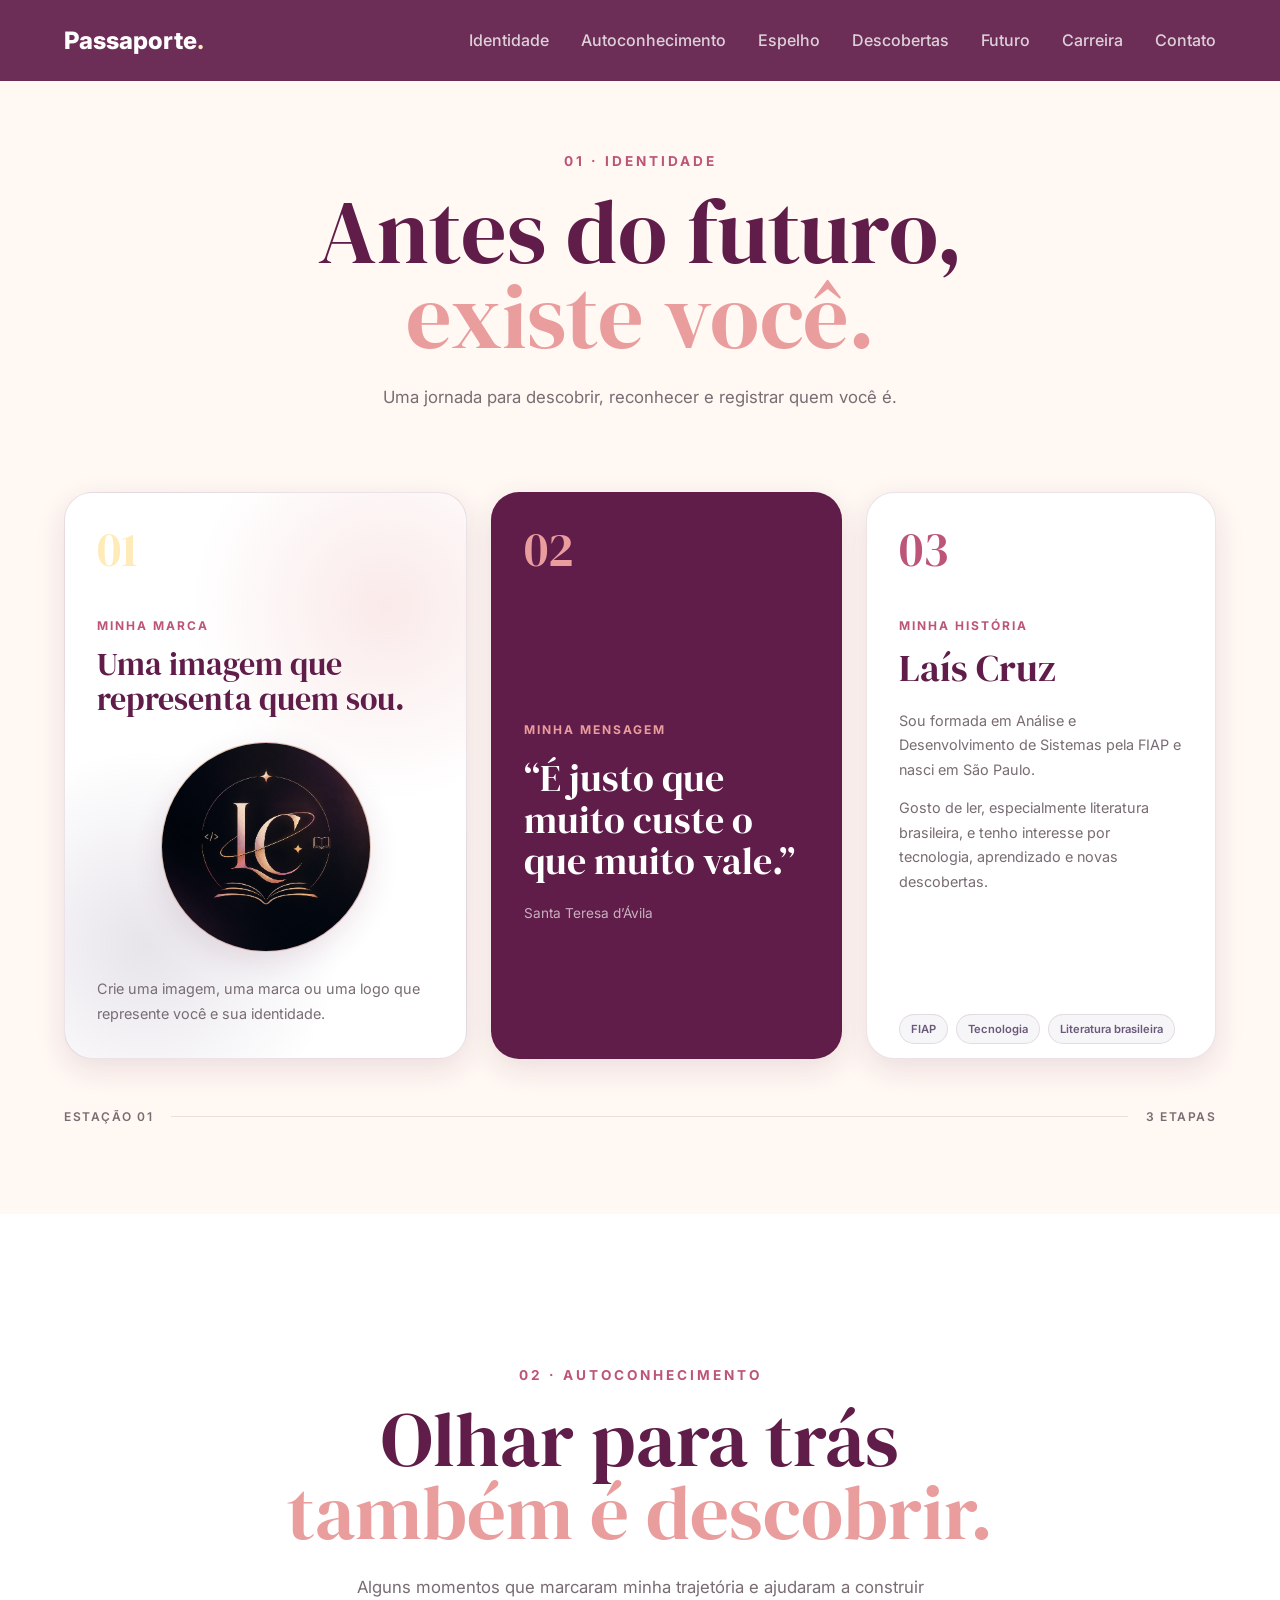
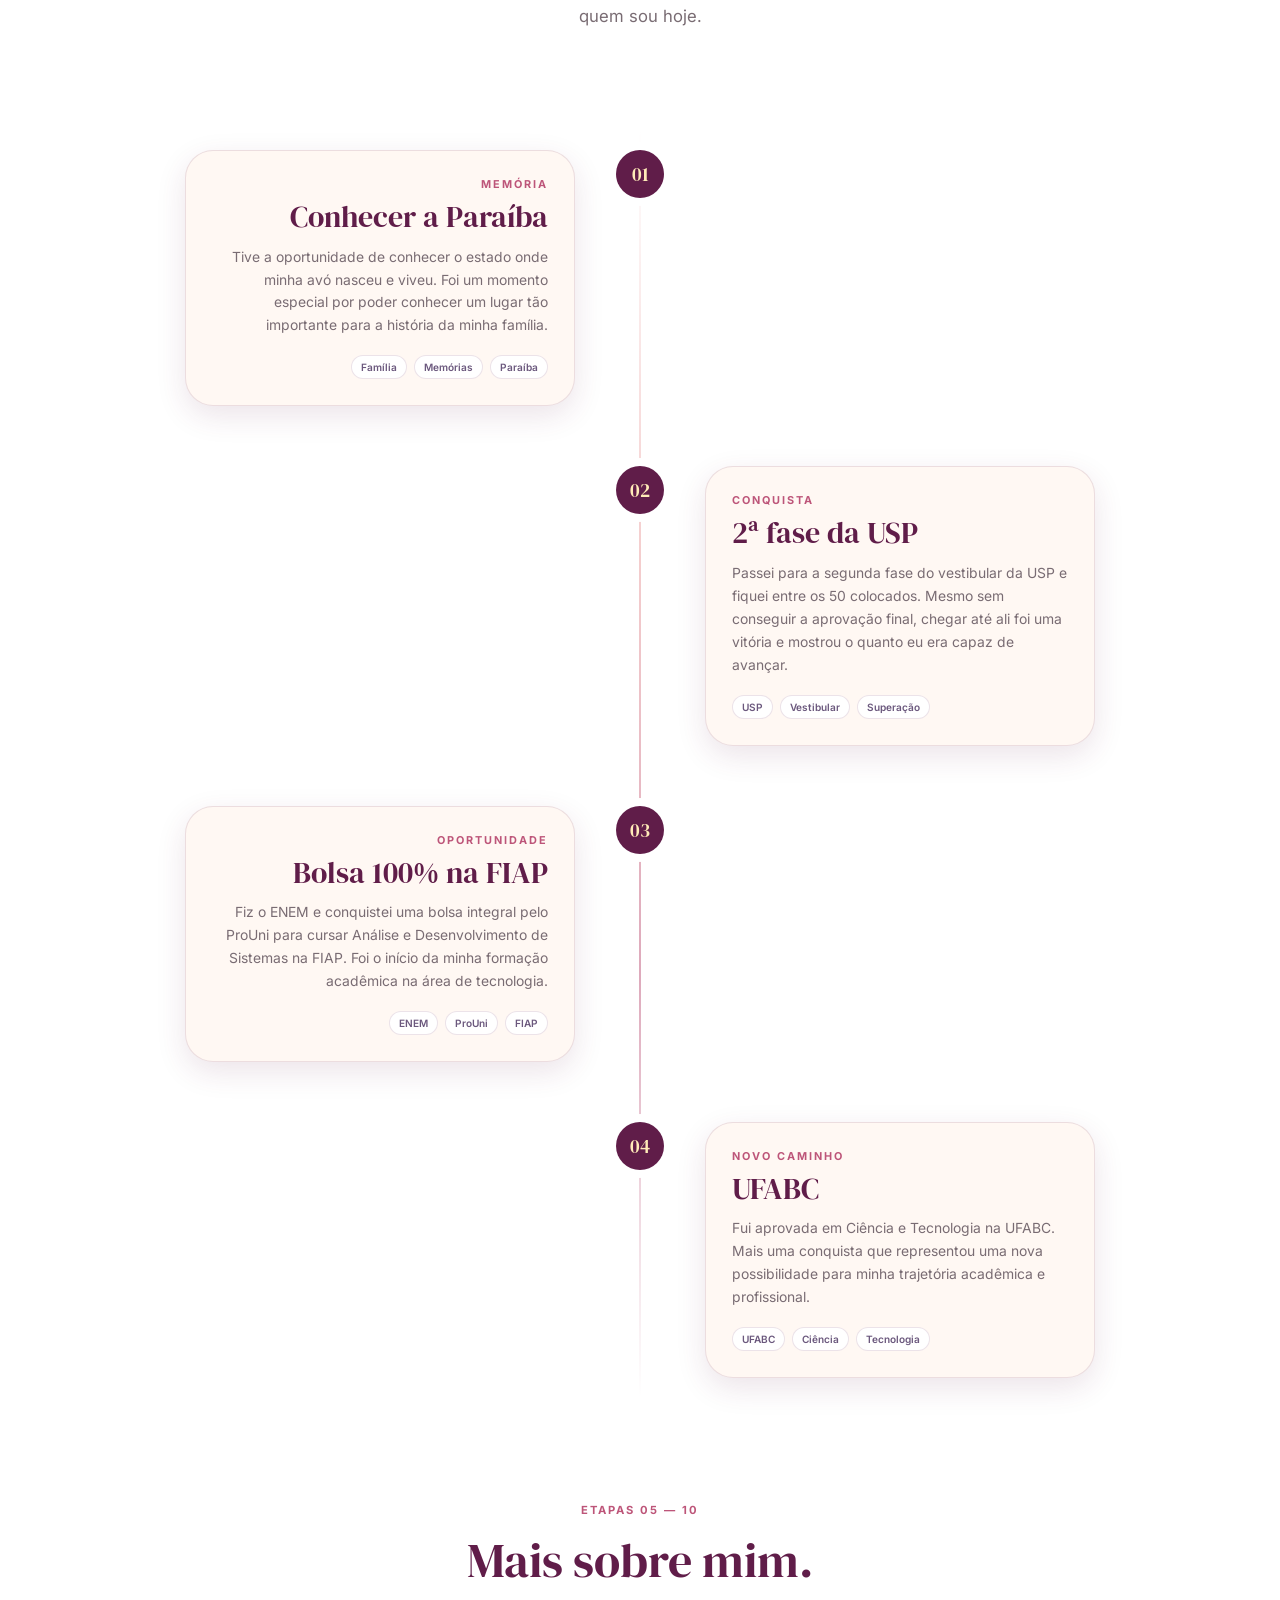
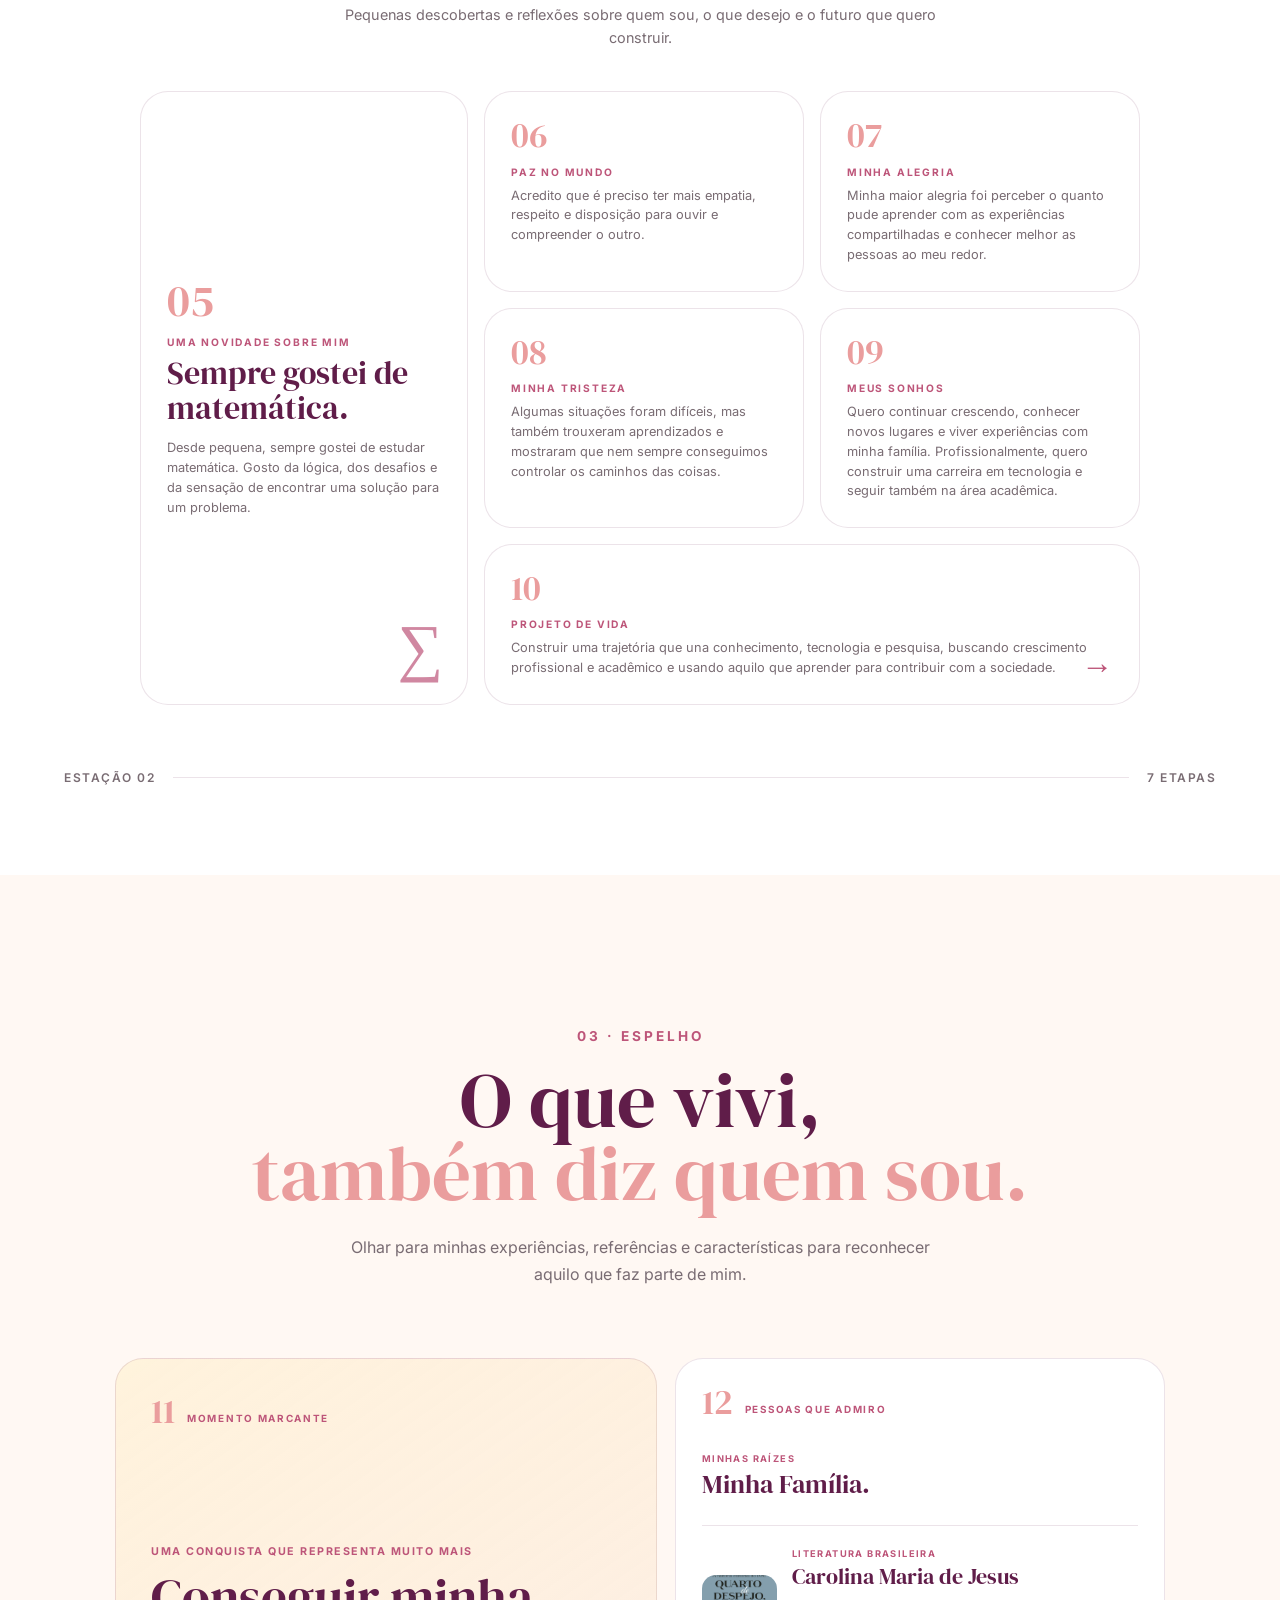
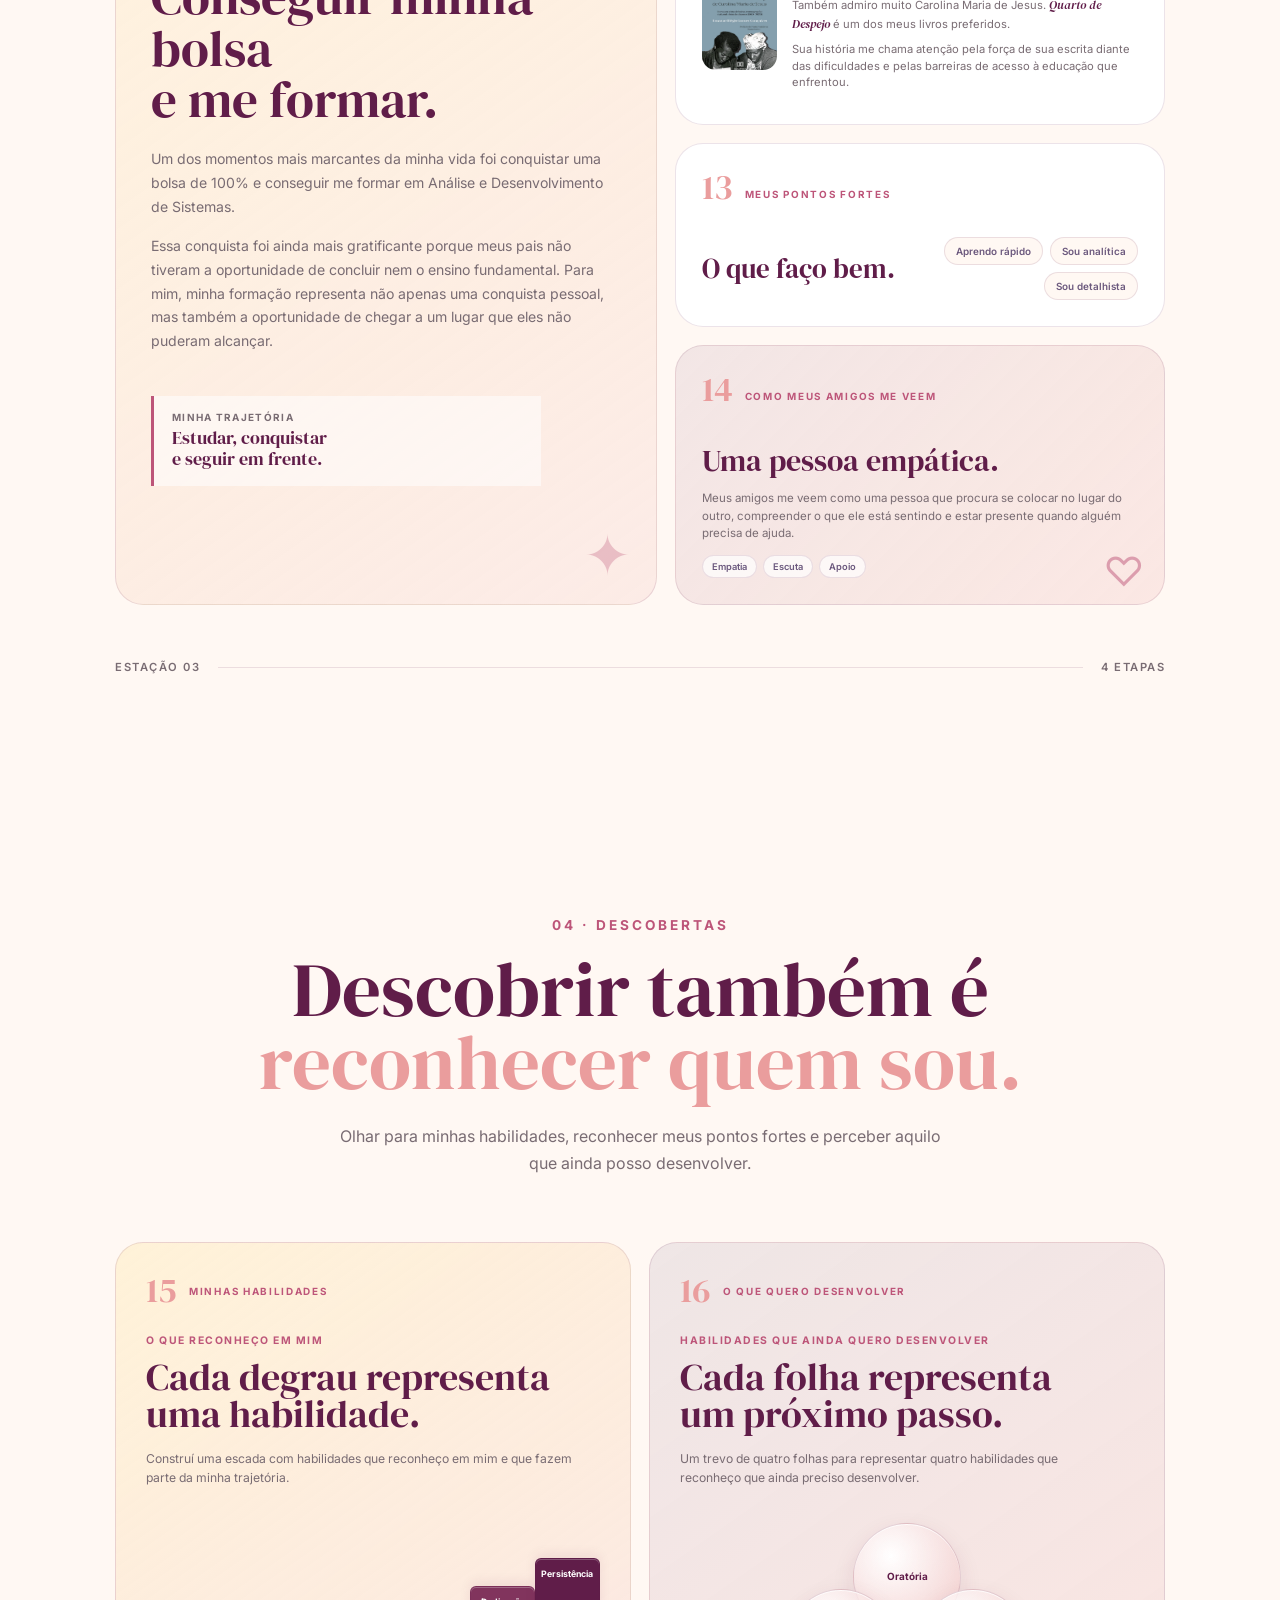
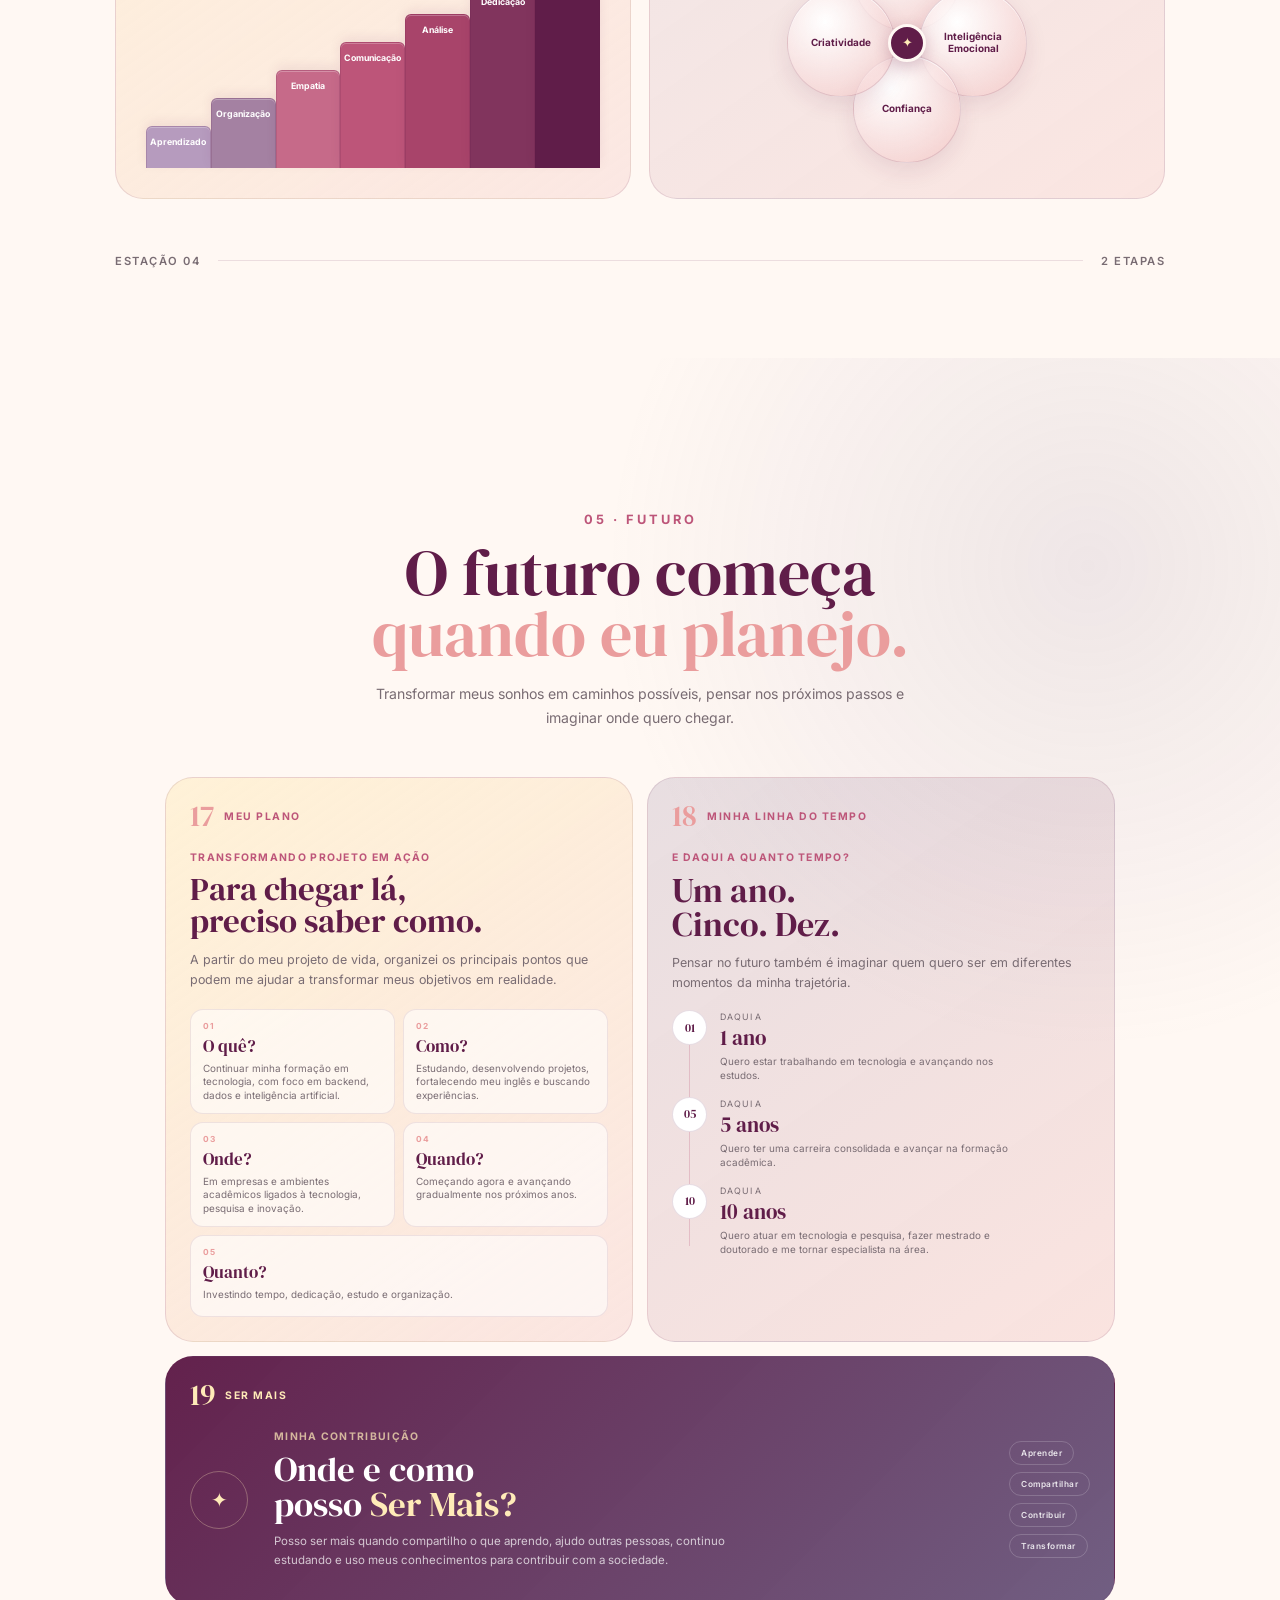
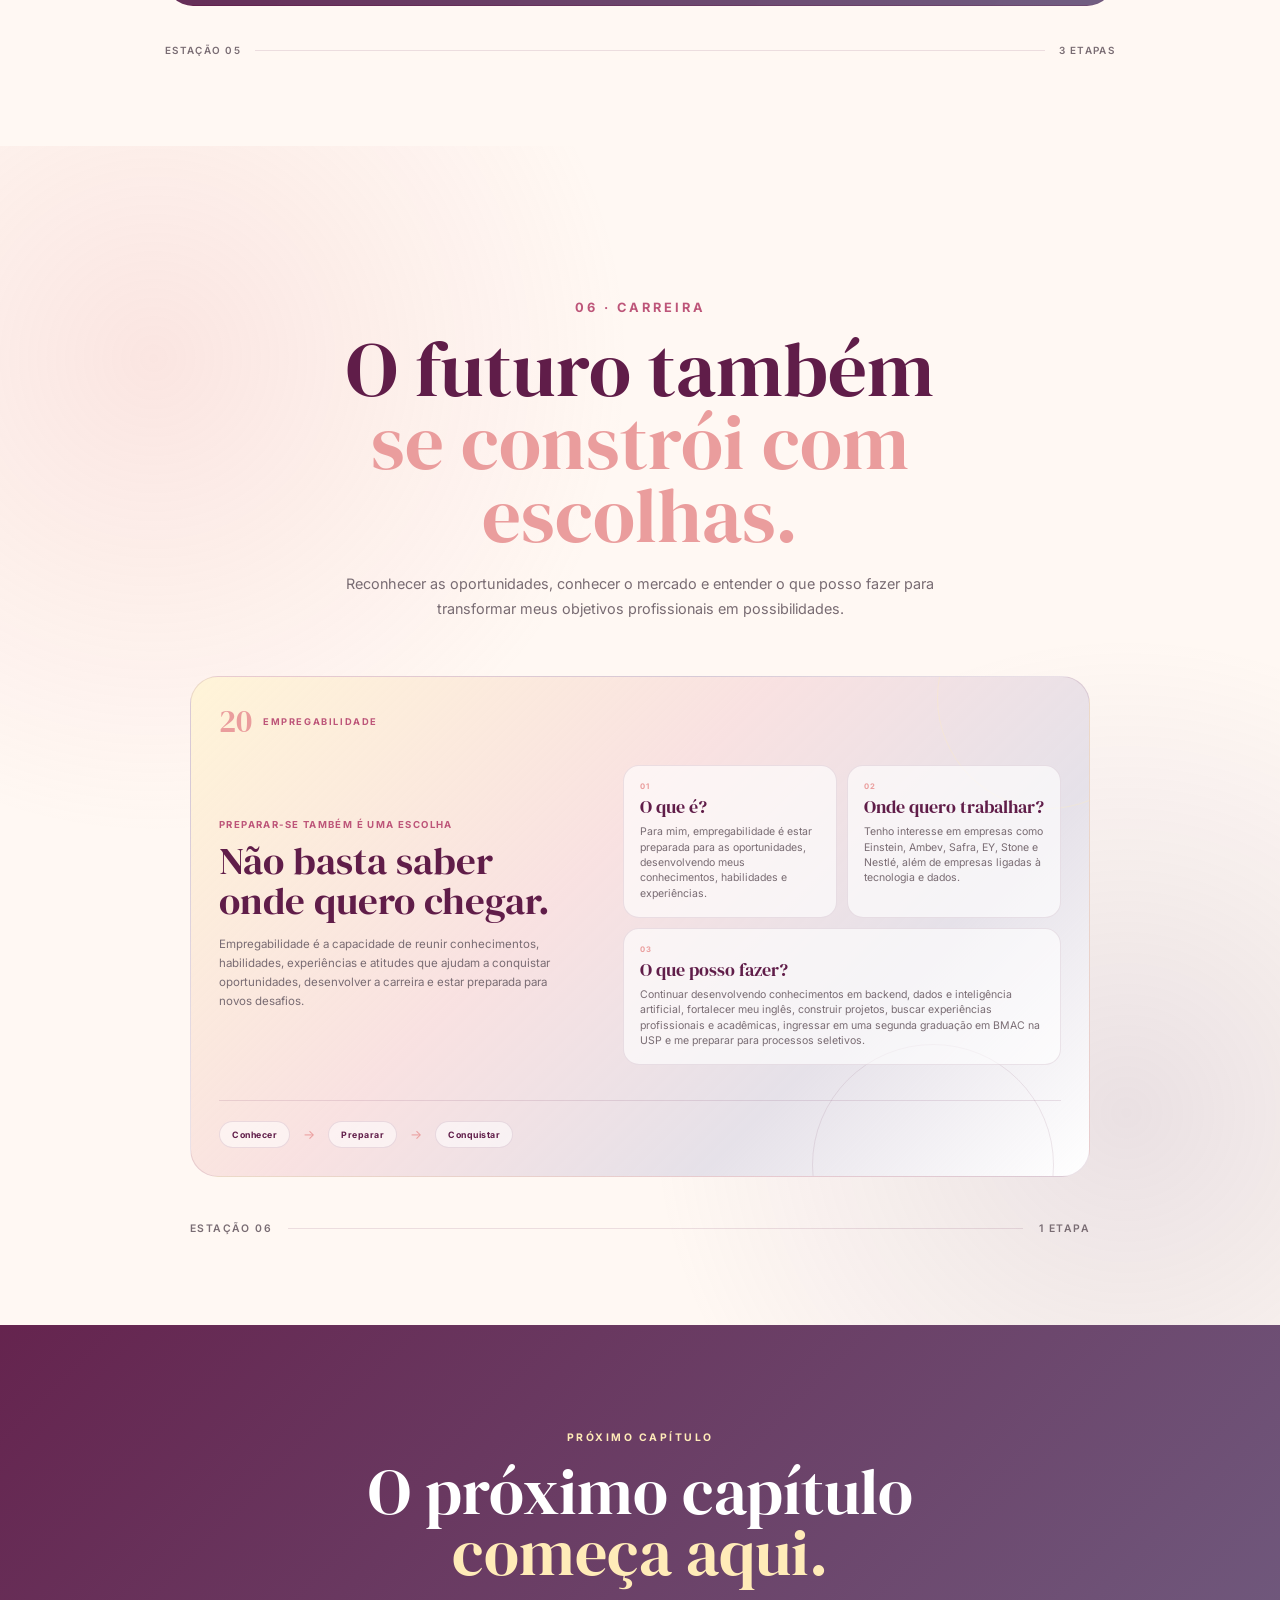
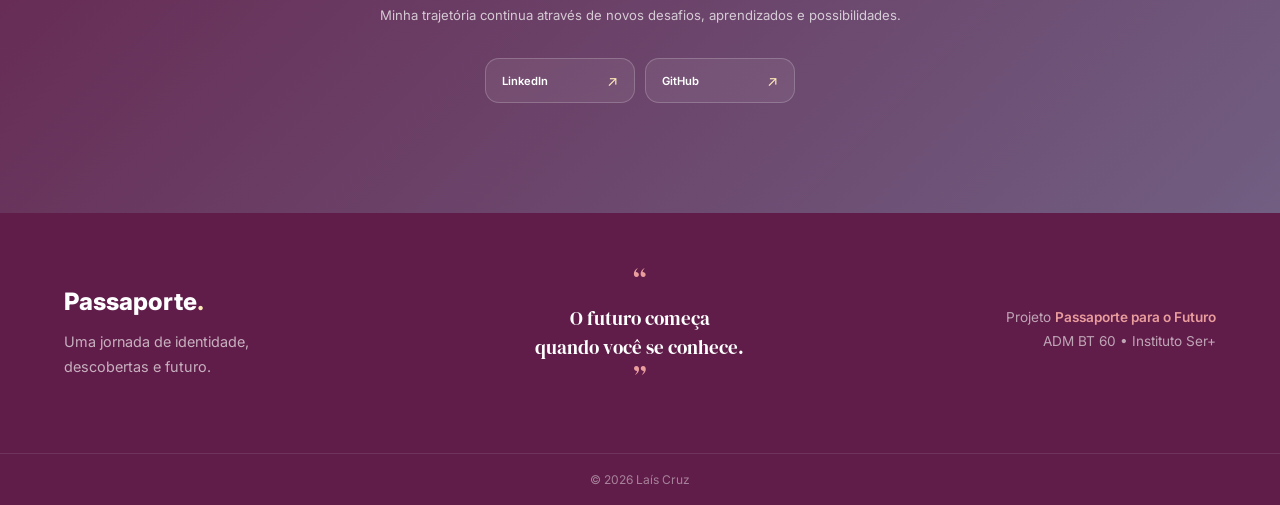
<file: index.html>
<!DOCTYPE html>
<html lang="pt-BR">

<head>
    <meta charset="UTF-8">
    <meta name="viewport" content="width=device-width, initial-scale=1.0">

    <title>Laís Cruz - Passaporte para o Futuro</title>

    <meta name="description"
        content="Passaporte para o Futuro — uma jornada de identidade, autoconhecimento, descobertas e construção do futuro.">

    <link rel="icon" href="src/assets/icons/favicon.svg" type="image/svg+xml">
    <link rel="preconnect" href="https://fonts.googleapis.com">
    <link rel="preconnect" href="https://fonts.gstatic.com" crossorigin>

    <link
        href="https://fonts.googleapis.com/css2?family=DM+Serif+Display&family=Inter:wght@400;500;600;700&display=swap"
        rel="stylesheet">

    <link rel="stylesheet" href="src/css/reset.css">
    <link rel="stylesheet" href="src/css/variables.css">
    <link rel="stylesheet" href="src/css/global.css">
    <link rel="stylesheet" href="src/css/layout.css">
    <link rel="stylesheet" href="src/css/identity.css">
    <link rel="stylesheet" href="src/css/self-discovery.css">
    <link rel="stylesheet" href="src/css/reflection.css">
    <link rel="stylesheet" href="src/css/discoveries.css">
    <link rel="stylesheet" href="src/css/future.css">
    <link rel="stylesheet" href="src/css/career.css">
    <link rel="stylesheet" href="src/css/contact.css">
</head>

<body>

    <header class="navbar">

        <div class="container nav-container">


            <a href="#identity-container" class="logo">
                Passaporte<span>.</span>
            </a>

            <nav class="nav-menu">

                <a href="#identity-container">Identidade</a>
                <a href="#self-discovery-container">Autoconhecimento</a>
                <a href="#reflection-container">Espelho</a>
                <a href="#discoveries-container">Descobertas</a>
                <a href="#future-container">Futuro</a>
                <a href="#career-container">Carreira</a>
                <a href="#contact-container">Contato</a>
            </nav>


            <button class="hamburger" aria-label="Abrir menu">

                <span></span>
                <span></span>
                <span></span>

            </button>

        </div>


        <div class="mobile-menu">

            <a href="#identity-container">Identidade</a>
            <a href="#self-discovery-container">Autoconhecimento</a>
            <a href="#reflection-container">Espelho</a>
            <a href="#discoveries-container">Descobertas</a>
            <a href="#future-container">Futuro</a>
            <a href="#career-container">Carreira</a>
            <a href="#contact-container">Contato</a>
        </div>

    </header>


    <main>
        <div id="identity-container"></div>
        <div id="self-discovery-container"></div>
        <div id="reflection-container"></div>
        <div id="discoveries-container"></div>
        <div id="future-container"></div>
        <div id="career-container"></div>
        <div id="contact-container"></div>
    </main>


    <footer class="footer">

        <div class="container footer-content">

            <div class="footer-brand">
                <a href="#hero-container" class="logo">
                    Passaporte<span>.</span>
                </a>

                <p>
                    Uma jornada de identidade,<br>
                    descobertas e futuro.
                </p>
            </div>

            <div class="footer-quote">
                <span>“</span>
                <p>
                    O futuro começa<br>
                    quando você se conhece.
                </p>
                <span>”</span>
            </div>

            <div class="footer-info">
                <p>Projeto <span>Passaporte para o Futuro</span></p>
                <p>ADM BT 60 • Instituto Ser+</p>
            </div>

        </div>

        <div class="footer-bottom">

            <div class="container">

                <p>
                    © 2026 Laís Cruz
                </p>

            </div>

        </div>

    </footer>

    <script type="module" src="src/js/main.js"></script>
</body>

</html>
</file>
<file: src/css/variables.css>
:root {

    --color-bg: #FFF8F3;
    --color-surface: #FFFFFF;

    --color-primary: #601D49;
    --color-secondary: #BD5579;
    --color-accent: #EA9D9D;

    --color-tech: #6B587D;
    --color-lavender: #8C789B;

    --color-highlight: #FFEBB8;

    --color-text: #2B2026;
    --color-muted: #796C73;

    --color-white: #FFFFFF;

    --border-color: rgba(96, 29, 73, .12);

    --shadow-lg: 0 10px 30px rgba(96, 29, 73, .12);

    --glow: 0 0 24px rgba(189, 85, 121, .20);

    --radius-sm: 12px;
    --radius-md: 18px;
    --radius-lg: 28px;

    --transition: .3s ease;

    --container-width: 1200px;

}
</file>
<file: src/css/global.css>
body {

    font-family: 'Inter', sans-serif;

    background: var(--color-bg);

    color: var(--color-text);

    overflow-x: hidden;

}

.container {

    width: min(var(--container-width), 90%);

    margin: auto;

}

section {

    padding: 10px 8%;

}

.section-header {

    text-align: center;

    margin-bottom: 60px;

}

.section-subtitle {

    color: var(--color-secondary);

    font-size: .9rem;

    font-weight: 600;

    text-transform: uppercase;

    letter-spacing: 2px;

    margin-bottom: 12px;

}

.section-title {

    font-size: clamp(2rem, 5vw, 3.5rem);

    font-weight: 800;

    color: var(--color-primary);

}

.hero-button {

    display: inline-flex;

    align-items: center;

    justify-content: center;

    padding: 14px 28px;

    border-radius: 999px;

    background: var(--color-primary);

    color: var(--color-white);

    font-weight: 700;

    transition: var(--transition);

}

.hero-button:hover {

    transform: translateY(-3px);

    background: var(--color-secondary);

    box-shadow: var(--glow);

}



::-webkit-scrollbar {

    width: 10px;

}

::-webkit-scrollbar-thumb {

    background: var(--color-secondary);

    border-radius: 20px;

}

::-webkit-scrollbar-track {

    background: var(--color-bg);

}
</file>
<file: src/css/layout.css>
.navbar {
    position: fixed;
    top: 0;
    left: 0;

    width: 100%;

    z-index: 999;

    background: rgba(96, 29, 73, .92);

    backdrop-filter: blur(14px);

    border-bottom: 1px solid var(--border-color);
}

.nav-container {
    height: 80px;

    display: flex;
    align-items: center;
    justify-content: space-between;
}

.logo {
    font-size: 1.5rem;
    font-weight: 800;

    color: var(--color-white);
}

.logo span {
    color: var(--color-highlight);
}

.nav-menu {
    display: flex;
    align-items: center;
    gap: 32px;
}

.nav-menu a {
    position: relative;

    color: rgba(255, 255, 255, .78);

    font-weight: 500;

    transition: var(--transition);
}

.nav-menu a:hover {
    color: var(--color-white);
}

.nav-menu a::after {
    content: "";

    position: absolute;

    left: 0;
    bottom: -6px;

    width: 0%;
    height: 2px;

    background: var(--color-highlight);

    transition: var(--transition);
}

.nav-menu a:hover::after {
    width: 100%;
}

.hamburger {
    width: 45px;
    height: 45px;

    display: none;

    flex-direction: column;
    justify-content: center;

    gap: 6px;

    background: none;
    border: none;

    cursor: pointer;

    z-index: 1001;
}

.hamburger span {
    width: 100%;
    height: 3px;

    border-radius: 999px;

    background: var(--color-white);

    transition: var(--transition);
}

.hamburger.active span:nth-child(1) {
    transform: translateY(9px) rotate(45deg);
}

.hamburger.active span:nth-child(2) {
    opacity: 0;
}

.hamburger.active span:nth-child(3) {
    transform: translateY(-9px) rotate(-45deg);
}

.mobile-menu {
    position: fixed;

    top: 80px;
    left: 0;

    width: 100%;

    padding: 32px;

    background: rgba(96, 29, 73, .98);

    backdrop-filter: blur(14px);

    display: flex;
    flex-direction: column;

    align-items: center;

    gap: 28px;

    border-bottom: 1px solid var(--border-color);

    opacity: 0;
    visibility: hidden;

    transform: translateY(-20px);

    transition: var(--transition);

    z-index: 998;
}

.mobile-menu.active {
    opacity: 1;
    visibility: visible;

    transform: translateY(0);
}

.mobile-menu a {
    color: var(--color-white);

    font-size: 1.1rem;
    font-weight: 600;

    opacity: 0;
}

@keyframes navLinkFade {

    from {
        opacity: 0;
        transform: translateY(-20px);
    }

    to {
        opacity: 1;
        transform: translateY(0);
    }

}

@media(max-width: 768px) {

    .nav-menu {
        display: none;
    }

    .hamburger {
        display: flex;
    }

}

.footer {
    background: var(--color-primary);

    color: var(--color-white);
}

.footer-content {
    padding: 60px 0;

    display: grid;
    grid-template-columns: 1fr 1fr 1fr;

    align-items: center;

    gap: 40px;
}

.footer-brand .logo {
    display: inline-block;

    margin-bottom: 14px;

    font-size: 1.5rem;
}

.footer-brand p {
    color: rgba(255, 255, 255, .65);

    font-size: .9rem;

    line-height: 1.7;
}

.footer-quote {
    text-align: center;

    color: var(--color-highlight);
}

.footer-quote span {
    color: var(--color-accent);

    font-family: 'DM Serif Display', serif;

    font-size: 2rem;

    line-height: .5;
}

.footer-quote p {
    margin: 8px 0;

    color: var(--color-white);

    font-family: 'DM Serif Display', serif;

    font-size: 1.2rem;

    line-height: 1.5;
}

.footer-info {
    text-align: right;
}

.footer-info p {
    margin-bottom: 8px;

    color: rgba(255, 255, 255, .6);

    font-size: .85rem;
}

.footer-info span {
    color: var(--color-accent);

    font-weight: 600;
}

.footer-bottom {
    padding: 18px 0;

    border-top: 1px solid rgba(255, 255, 255, .10);
}

.footer-bottom p {
    color: rgba(255, 255, 255, .45);

    font-size: .75rem;

    text-align: center;
}

@media (max-width: 768px) {

    .footer-content {
        grid-template-columns: 1fr;

        text-align: center;

        padding: 50px 0;

        gap: 35px;
    }

    .footer-info {
        text-align: center;
    }

}
</file>
<file: src/css/identity.css>
.identity {
    min-height: 100vh;
    padding: 150px 0 90px;
    background: var(--color-bg);
    display: flex;
    align-items: center;
}

.identity-header {
    max-width: 800px;
    margin: 0 auto 80px;
    text-align: center;
}

.identity-subtitle {
    display: inline-block;
    margin-bottom: 20px;
    color: var(--color-secondary);
    font-size: .85rem;
    font-weight: 700;
    text-transform: uppercase;
    letter-spacing: 3px;
}

.identity-header h1 {
    margin-bottom: 24px;
    color: var(--color-primary);
    font-family: 'DM Serif Display', serif;
    font-size: clamp(3.2rem, 7vw, 6rem);
    font-weight: 400;
    line-height: .95;
}

.identity-header h1 span {
    color: var(--color-accent);
}

.identity-header p {
    max-width: 560px;
    margin: auto;
    color: var(--color-muted);
    font-size: 1.05rem;
    line-height: 1.7;
}

.identity-stages {
    display: grid;
    grid-template-columns: 1.15fr 1fr 1fr;
    gap: 24px;
}

.identity-card {
    position: relative;
    min-height: 440px;
    padding: 32px;
    background: var(--color-surface);
    border: 1px solid var(--border-color);
    border-radius: var(--radius-lg);
    box-shadow: var(--shadow-lg);
    overflow: hidden;
    transition: var(--transition);
}

.identity-card::before {
    content: "";
    position: absolute;
    top: 0;
    left: 0;
    width: 100%;
    height: 4px;
    background: var(--color-accent);
    transform: scaleX(0);
    transform-origin: left;
    transition: var(--transition);
}

.identity-card:hover {
    transform: translateY(-8px);
    box-shadow: var(--glow);
}

.identity-card:hover::before {
    transform: scaleX(1);
}

.identity-number {
    margin-bottom: 45px;
    color: var(--color-highlight);
    font-family: 'DM Serif Display', serif;
    font-size: 3rem;
    line-height: 1;
}

.identity-card:nth-child(2) .identity-number {
    color: var(--color-accent);
}

.identity-card:nth-child(3) .identity-number {
    color: var(--color-secondary);
}

.identity-card-content > span,
.identity-brand-content > span {
    display: block;
    margin-bottom: 14px;
    color: var(--color-secondary);
    font-size: .75rem;
    font-weight: 700;
    text-transform: uppercase;
    letter-spacing: 2px;
}

.identity-card-content h2,
.identity-brand-content h2 {
    margin-bottom: 20px;
    color: var(--color-primary);
    font-family: 'DM Serif Display', serif;
    font-size: 2rem;
    font-weight: 400;
    line-height: 1.1;
}

.identity-card-content p,
.identity-brand-content p {
    color: var(--color-muted);
    font-size: .9rem;
    line-height: 1.7;
}

.identity-brand {
    background:
        radial-gradient(circle at 80% 20%, rgba(234, 157, 157, .22), transparent 35%),
        radial-gradient(circle at 20% 80%, rgba(107, 88, 125, .16), transparent 35%),
        var(--color-surface);
}

.identity-brand-content {
    position: relative;
    z-index: 1;
}

.identity-brand-visual {
    width: 170px;
    height: 170px;
    margin: 30px auto;
    border: 1px solid rgba(96, 29, 73, .18);
    border-radius: 50%;
    background:
        linear-gradient(135deg, rgba(255, 235, 184, .8), rgba(234, 157, 157, .45));
    display: flex;
    align-items: center;
    justify-content: center;
    box-shadow:
        0 0 0 12px rgba(255, 235, 184, .18),
        0 0 0 24px rgba(234, 157, 157, .10);
}

.identity-brand-visual span {
    color: var(--color-primary);
    font-family: 'DM Serif Display', serif;
    font-size: 4rem;
}

.identity-quote {
    background: var(--color-primary);
    display: flex;
    flex-direction: column;
}

.identity-quote .identity-number {
    color: var(--color-highlight);
}

.identity-quote .identity-card-content {
    margin: auto 0;
}

.identity-quote .identity-card-content > span {
    color: var(--color-accent);
}

.identity-quote blockquote {
    margin: 20px 0;
    color: var(--color-white);
    font-family: 'DM Serif Display', serif;
    font-size: clamp(2rem, 3vw, 2.8rem);
    line-height: 1.08;
}

.identity-quote cite {
    color: rgba(255, 255, 255, .65);
    font-size: .85rem;
    font-style: normal;
}

.identity-bio .identity-card-content {
    display: flex;
    flex-direction: column;
    height: calc(100% - 75px);
}

.identity-brand-visual {
    width: 210px;
    height: 210px;
    margin: 25px auto;
    border-radius: 50%;
    overflow: hidden;
    box-shadow: var(--shadow-lg);
}

.identity-brand-visual img {
    width: 100%;
    height: 100%;
    display: block;
    object-fit: cover;
}

.identity-bio h2 {
    font-size: 2.4rem;
}

.identity-bio p + p {
    margin-top: 14px;
}

.identity-tags {
    display: flex;
    flex-wrap: wrap;
    gap: 8px;
    margin-top: auto;
    padding-top: 25px;
}

.identity-tags span {
    padding: 7px 11px;
    border: 1px solid var(--border-color);
    border-radius: 999px;
    color: var(--color-tech);
    background: rgba(107, 88, 125, .06);
    font-size: .7rem;
    font-weight: 600;
}

.identity-footer {
    display: flex;
    align-items: center;
    gap: 18px;
    margin-top: 50px;
    color: var(--color-muted);
    font-size: .75rem;
    font-weight: 600;
    text-transform: uppercase;
    letter-spacing: 1.5px;
}

.identity-line {
    flex: 1;
    height: 1px;
    background: var(--border-color);
}

@media (max-width: 1000px) {

    .identity-stages {
        grid-template-columns: 1fr 1fr;
    }

    .identity-brand {
        grid-column: span 2;
    }

}

@media (max-width: 700px) {

    .identity {
        padding: 120px 0 60px;
    }

    .identity-header {
        margin-bottom: 50px;
    }

    .identity-header h1 {
        font-size: clamp(2.8rem, 14vw, 4.5rem);
    }

    .identity-stages {
        grid-template-columns: 1fr;
    }

    .identity-brand {
        grid-column: auto;
    }

    .identity-card {
        min-height: 400px;
        padding: 26px;
    }

    .identity-number {
        margin-bottom: 35px;
    }

    .identity-brand-visual {
        width: 145px;
        height: 145px;
    }

    .identity-brand-visual span {
        font-size: 3.4rem;
    }

    .identity-quote blockquote {
        font-size: 2.2rem;
    }

}
</file>
<file: src/css/self-discovery.css>
.self-discovery {
    min-height: 100vh;
    padding: 150px 0 90px;
    background: var(--color-surface);
}

.self-discovery-header {
    max-width: 800px;
    margin: 0 auto 100px;
    text-align: center;
}

.self-discovery-subtitle {
    display: inline-block;
    margin-bottom: 20px;
    color: var(--color-secondary);
    font-size: .85rem;
    font-weight: 700;
    text-transform: uppercase;
    letter-spacing: 3px;
}

.self-discovery-header h1 {
    margin-bottom: 24px;
    color: var(--color-primary);
    font-family: 'DM Serif Display', serif;
    font-size: clamp(2rem, 6vw, 5rem);
    font-weight: 400;
    line-height: .95;
}

.self-discovery-header h1 span {
    color: var(--color-accent);
}

.self-discovery-header p {
    max-width: 600px;
    margin: auto;
    color: var(--color-muted);
    font-size: 1.05rem;
    line-height: 1.7;
}

.life-line {
    position: relative;
    max-width: 1000px;
    margin: auto;
    padding: 20px 0;
}

.life-line-track {
    position: absolute;
    top: 0;
    bottom: 0;
    left: 50%;
    width: 1px;
    background: linear-gradient(to bottom,
            transparent,
            var(--color-accent),
            var(--color-secondary),
            transparent);
    transform: translateX(-50%);
}

.life-event {
    position: relative;
    display: flex;
    width: 50%;
    margin-bottom: 60px;
}

.life-event:last-child {
    margin-bottom: 0;
}

.life-event-left {
    justify-content: flex-end;
    padding-right: 65px;
    text-align: right;
}

.life-event-right {
    margin-left: 50%;
    padding-left: 65px;
}

.life-event-marker {
    position: absolute;
    top: 0;
    width: 48px;
    height: 48px;
    display: flex;
    align-items: center;
    justify-content: center;
    border-radius: 50%;
    background: var(--color-primary);
    color: var(--color-highlight);
    font-family: 'DM Serif Display', serif;
    font-size: 1.2rem;
    box-shadow: 0 0 0 8px var(--color-surface);
    z-index: 2;
}

.life-event-left .life-event-marker {
    right: -24px;
}

.life-event-right .life-event-marker {
    left: -24px;
}

.life-event-content {
    max-width: 390px;
    padding: 26px;
    background: var(--color-bg);
    border: 1px solid var(--border-color);
    border-radius: var(--radius-lg);
    box-shadow: var(--shadow-lg);
    transition: var(--transition);
}

.life-event-content:hover {
    transform: translateY(-5px);
    box-shadow: var(--glow);
}

.life-event-label {
    display: block;
    margin-bottom: 9px;
    color: var(--color-secondary);
    font-size: .68rem;
    font-weight: 700;
    text-transform: uppercase;
    letter-spacing: 2px;
}

.life-event-content h2 {
    margin-bottom: 12px;
    color: var(--color-primary);
    font-family: 'DM Serif Display', serif;
    font-size: 1.9rem;
    font-weight: 400;
    line-height: 1.1;
}

.life-event-content p {
    color: var(--color-muted);
    font-size: .87rem;
    line-height: 1.65;
}

.life-event-tags {
    display: flex;
    flex-wrap: wrap;
    gap: 7px;
    margin-top: 18px;
}

.life-event-left .life-event-tags {
    justify-content: flex-end;
}

.life-event-tags span {
    padding: 5px 9px;
    border: 1px solid var(--border-color);
    border-radius: 999px;
    color: var(--color-tech);
    background: var(--color-white);
    font-size: .63rem;
    font-weight: 600;
}

.reflection-section {
    max-width: 1000px;
    margin: 100px auto 0;
}

.self-discovery-section-title {
    max-width: 600px;
    margin: 0 auto 42px;
    text-align: center;
}

.self-discovery-section-title>span {
    display: inline-block;
    margin-bottom: 10px;
    color: var(--color-secondary);
    font-size: .7rem;
    font-weight: 700;
    text-transform: uppercase;
    letter-spacing: 2px;
}

.self-discovery-section-title h2 {
    margin-bottom: 10px;
    color: var(--color-primary);
    font-family: 'DM Serif Display', serif;
    font-size: clamp(2rem, 4vw, 3rem);
    font-weight: 400;
}

.self-discovery-section-title p {
    color: var(--color-muted);
    font-size: .9rem;
    line-height: 1.6;
}

.reflection-layout {
    display: grid;
    grid-template-columns: 1fr 2fr;
    gap: 16px;
}

.reflection-card {
    position: relative;
    padding: 22px;
    background: var(--color-bg);
    border: 1px solid var(--border-color);
    border-radius: var(--radius-lg);
    overflow: hidden;
    transition: var(--transition);
}

.reflection-card:hover {
    transform: translateY(-4px);
    box-shadow: var(--shadow-lg);
}

.reflection-number {
    margin-bottom: 12px;
    color: var(--color-accent);
    font-family: 'DM Serif Display', serif;
    font-size: 1.9rem;
    line-height: 1;
}

.reflection-card>span {
    display: block;
    margin-bottom: 8px;
    color: var(--color-secondary);
    font-size: .64rem;
    font-weight: 700;
    text-transform: uppercase;
    letter-spacing: 1.8px;
}

.reflection-card p {
    color: var(--color-muted);
    font-size: .8rem;
    line-height: 1.55;
}

.reflection-card-five {
    min-height: 100%;
    display: flex;
    flex-direction: column;
    justify-content: center;
    padding: 32px;
    background:
        linear-gradient(145deg,
            rgba(255, 235, 184, .30),
            rgba(234, 157, 157, .16));
}

.reflection-card-five .reflection-number {
    font-size: 2.8rem;
}

.reflection-card-five h2 {
    max-width: 280px;
    margin-bottom: 12px;
    color: var(--color-primary);
    font-family: 'DM Serif Display', serif;
    font-size: 2rem;
    font-weight: 400;
    line-height: 1.1;
}

.reflection-card-five p {
    max-width: 320px;
}

.reflection-math {
    position: absolute;
    right: 24px;
    bottom: 14px;
    color: var(--color-secondary);
    font-family: 'DM Serif Display', serif;
    font-size: 4rem;
    opacity: .7;
}

.reflection-small-grid {
    display: grid;
    grid-template-columns: repeat(2, 1fr);
    gap: 16px;
}

.reflection-small-grid .reflection-card {
    min-height: 145px;
}

.reflection-card-life {
    grid-column: span 2;
    min-height: 145px;
    background:
        linear-gradient(135deg,
            rgba(96, 29, 73, .08),
            rgba(234, 157, 157, .16));
}

.reflection-card-life p {
    max-width: 700px;
}

.reflection-symbol {
    position: absolute;
    right: 26px;
    bottom: 16px;
    color: var(--color-secondary);
    font-family: 'DM Serif Display', serif;
    font-size: 2rem;
}

.self-discovery-footer {
    display: flex;
    align-items: center;
    gap: 18px;
    margin-top: 65px;
    color: var(--color-muted);
    font-size: .75rem;
    font-weight: 600;
    text-transform: uppercase;
    letter-spacing: 1.5px;
}

.self-discovery-line {
    flex: 1;
    height: 1px;
    background: var(--border-color);
}

@media (max-width: 800px) {
    .reflection-layout {
        grid-template-columns: 1fr;
    }

    .reflection-card-five {
        min-height: 250px;
    }

}

@media (max-width: 700px) {
    .self-discovery {
        padding: 120px 0 60px;
    }

    .self-discovery-header {
        margin-bottom: 60px;
    }

    .self-discovery-header h1 {
        font-size: clamp(2.8rem, 13vw, 4.5rem);
    }


    .life-line {
        padding-left: 30px;
    }

    .life-line-track {
        left: 5px;
        transform: none;
    }

    .life-event,
    .life-event-right,
    .life-event-left {
        width: 100%;
        margin-left: 0;
        margin-bottom: 35px;
        padding: 0 0 0 35px;
        justify-content: flex-start;
        text-align: left;
    }

    .life-event:last-child {
        margin-bottom: 0;
    }

    .life-event-marker,
    .life-event-left .life-event-marker,
    .life-event-right .life-event-marker {
        left: -19px;
        right: auto;
    }

    .life-event-content {
        max-width: none;
        padding: 23px;
    }

    .life-event-left .life-event-tags {
        justify-content: flex-start;
    }


    .reflection-section {
        margin-top: 75px;
    }

    .self-discovery-section-title {
        margin-bottom: 30px;
    }

    .reflection-layout {
        grid-template-columns: 1fr;
        gap: 12px;
    }

    .reflection-small-grid {
        grid-template-columns: 1fr;
        gap: 12px;
    }

    .reflection-card {
        padding: 20px;
    }

    .reflection-card-five {
        min-height: 230px;
        padding: 25px;
    }

    .reflection-card-five h2 {
        font-size: 1.8rem;
    }

    .reflection-small-grid .reflection-card {
        min-height: auto;
    }

    .reflection-card-life {
        grid-column: auto;
        min-height: auto;
    }

    .reflection-math {
        font-size: 3rem;
    }

    .reflection-symbol {
        right: 20px;
        bottom: 15px;
        font-size: 2.5rem;
    }


    .self-discovery-footer {
        margin-top: 50px;
    }
}
</file>
<file: src/css/reflection.css>
.reflection {
    min-height: 100vh;
    padding: 150px 0 90px;
    background: var(--color-bg);
}

.reflection-header {
    max-width: 800px;
    margin: 0 auto 70px;
    text-align: center;
}

.reflection-subtitle {
    display: inline-block;
    margin-bottom: 20px;
    color: var(--color-secondary);
    font-size: .85rem;
    font-weight: 700;
    text-transform: uppercase;
    letter-spacing: 3px;
}

.reflection-header h1 {
    margin-bottom: 24px;
    color: var(--color-primary);
    font-family: 'DM Serif Display', serif;
    font-size: clamp(2rem, 6vw, 5rem);
    font-weight: 400;
    line-height: .95;
}

.reflection-header h1 span {
    color: var(--color-accent);
}

.reflection-header p {
    max-width: 620px;
    margin: auto;
    color: var(--color-muted);
    font-size: 1rem;
    line-height: 1.7;
}

.reflection-grid {
    display: grid;
    grid-template-columns: 1.05fr .95fr;
    gap: 18px;
    max-width: 1050px;
    margin: auto;
}

.reflection-side {
    display: grid;
    grid-template-rows: auto auto auto;
    gap: 18px;
}

.reflection-card {
    position: relative;
    padding: 26px;
    background: var(--color-surface);
    border: 1px solid var(--border-color);
    border-radius: var(--radius-lg);
    overflow: hidden;
    transition: var(--transition);
}

.reflection-card:hover {
    transform: translateY(-4px);
    box-shadow: var(--shadow-lg);
}

.reflection-card-top {
    display: flex;
    align-items: center;
    gap: 12px;
    margin-bottom: 20px;
}

.reflection-number {
    color: var(--color-accent);
    font-family: 'DM Serif Display', serif;
    font-size: 2.2rem;
    line-height: 1;
}

.reflection-label {
    color: var(--color-secondary);
    font-size: .62rem;
    font-weight: 700;
    text-transform: uppercase;
    letter-spacing: 1.7px;
}

.reflection-card-moment {
    min-height: 590px;
    display: flex;
    flex-direction: column;
    padding: 35px;
    background:
        linear-gradient(145deg,
            rgba(255, 235, 184, .38),
            rgba(234, 157, 157, .14));
}

.reflection-moment-content {
    display: flex;
    flex: 1;
    flex-direction: column;
    justify-content: center;
}

.reflection-eyebrow {
    display: block;
    margin-bottom: 13px;
    color: var(--color-secondary);
    font-size: .67rem;
    font-weight: 700;
    text-transform: uppercase;
    letter-spacing: 1.5px;
}

.reflection-moment-content h2 {
    max-width: 480px;
    margin-bottom: 22px;
    color: var(--color-primary);
    font-family: 'DM Serif Display', serif;
    font-size: clamp(2.5rem, 4vw, 3.8rem);
    font-weight: 400;
    line-height: 1;
}

.reflection-moment-content>p {
    max-width: 500px;
    margin-bottom: 15px;
    color: var(--color-muted);
    font-size: .88rem;
    line-height: 1.7;
}

.reflection-moment-quote {
    display: flex;
    flex-direction: column;
    gap: 5px;
    max-width: 390px;
    margin-top: 28px;
    padding: 15px 18px;
    border-left: 3px solid var(--color-secondary);
    background: rgba(255, 255, 255, .55);
}

.reflection-moment-quote span {
    color: var(--color-muted);
    font-size: .62rem;
    font-weight: 700;
    text-transform: uppercase;
    letter-spacing: 1.3px;
}

.reflection-moment-quote strong {
    color: var(--color-primary);
    font-family: 'DM Serif Display', serif;
    font-size: 1.1rem;
    font-weight: 400;
    line-height: 1.2;
}

.reflection-moment-symbol {
    position: absolute;
    right: 25px;
    bottom: 15px;
    color: var(--color-secondary);
    font-size: 3.5rem;
    opacity: .3;
}

.reflection-card-admiration {
    min-height: 260px;
}

.reflection-admiration-content {
    display: flex;
    flex-direction: column;
    gap: 22px;
}

.reflection-family {
    padding: 0 0 18px;
    border-right: none;
    border-bottom: 1px solid var(--border-color);
}

.reflection-family > span,
.reflection-carolina-content > span {
    display: block;
    margin-bottom: 6px;
    color: var(--color-secondary);
    font-size: .58rem;
    font-weight: 700;
    text-transform: uppercase;
    letter-spacing: 1.4px;
}

.reflection-family h2,
.reflection-carolina-content h2 {
    margin-bottom: 8px;
    color: var(--color-primary);
    font-family: 'DM Serif Display', serif;
    font-size: 1.65rem;
    font-weight: 400;
    line-height: 1.1;
}

.reflection-carolina {
    display: flex;
    gap: 15px;
    align-items: center;
}

.reflection-carolina-image {
    flex: 0 0 75px;
    width: 75px;
    height: 95px;
    overflow: hidden;
    border-radius: 14px;
}

.reflection-carolina-image img {
    width: 100%;
    height: 100%;
    display: block;
    object-fit: cover;
}

.reflection-carolina-content {
    flex: 1;
}

.reflection-carolina-content h2 {
    font-size: 1.35rem;
}

.reflection-carolina-content p {
    margin-bottom: 7px;
    color: var(--color-muted);
    font-size: .7rem;
    line-height: 1.5;
}

.reflection-carolina-content em {
    color: var(--color-primary);
    font-family: 'DM Serif Display', serif;
    font-size: .78rem;
}

.reflection-carolina-image {
    flex: 0 0 75px;
    width: 75px;
    height: 95px;
    overflow: hidden;
    border-radius: 14px;
}

.reflection-carolina-image img {
    width: 100%;
    height: 100%;
    object-fit: cover;
    display: block;
}

.reflection-card-strengths {
    min-height: 145px;
}

.reflection-small-content {
    display: flex;
    align-items: center;
    justify-content: space-between;
    gap: 25px;
}

.reflection-small-content h2 {
    margin: 0;
    color: var(--color-primary);
    font-family: 'DM Serif Display', serif;
    font-size: 1.7rem;
    font-weight: 400;
    white-space: nowrap;
}

.reflection-strengths {
    display: flex;
    flex-wrap: wrap;
    justify-content: flex-end;
    gap: 7px;
}

.reflection-strengths span {
    padding: 7px 11px;
    border: 1px solid var(--border-color);
    border-radius: 999px;
    background: var(--color-bg);
    color: var(--color-tech);
    font-size: .62rem;
    font-weight: 600;
}

.reflection-card-friends {
    min-height: 165px;
    background:
        linear-gradient(135deg,
            rgba(96, 29, 73, .08),
            rgba(234, 157, 157, .18));
}

.reflection-friends-content {
    position: relative;
}

.reflection-friends-content h2 {
    margin-bottom: 9px;
    color: var(--color-primary);
    font-family: 'DM Serif Display', serif;
    font-size: 1.9rem;
    font-weight: 400;
}

.reflection-friends-content p {
    max-width: 500px;
    color: var(--color-muted);
    font-size: .72rem;
    line-height: 1.55;
}

.reflection-friends-keywords {
    display: flex;
    flex-wrap: wrap;
    gap: 6px;
    margin-top: 12px;
}

.reflection-friends-keywords span {
    padding: 5px 9px;
    border: 1px solid var(--border-color);
    border-radius: 999px;
    background: rgba(255, 255, 255, .7);
    color: var(--color-tech);
    font-size: .58rem;
    font-weight: 600;
}

.reflection-friends-symbol {
    position: absolute;
    right: 20px;
    bottom: 8px;
    color: var(--color-secondary);
    font-size: 2.5rem;
    opacity: .5;
}

.reflection-footer {
    display: flex;
    align-items: center;
    gap: 18px;
    max-width: 1050px;
    margin: 55px auto 0;
    color: var(--color-muted);
    font-size: .7rem;
    font-weight: 600;
    text-transform: uppercase;
    letter-spacing: 1.5px;
}

.reflection-line {
    flex: 1;
    height: 1px;
    background: var(--border-color);
}

@media (max-width: 900px) {
    .reflection-grid {
        grid-template-columns: 1fr;
    }

    .reflection-card-moment {
        min-height: auto;
    }

    .reflection-side {
        grid-template-rows: auto;
    }

}

@media (max-width: 700px) {

    .reflection {
        padding: 120px 0 60px;
    }

    .reflection-header {
        margin-bottom: 55px;
    }

    .reflection-header h1 {
        font-size: clamp(2.7rem, 13vw, 4rem);
    }

    .reflection-card {
        padding: 23px;
    }

    .reflection-card-moment {
        padding: 25px;
    }

    .reflection-moment-content h2 {
        font-size: 2.5rem;
    }

    .reflection-admiration-content {
        grid-template-columns: 1fr;
        gap: 20px;
    }

    .reflection-family {
        padding-right: 0;
        padding-bottom: 18px;
        border-right: none;
        border-bottom: 1px solid var(--border-color);
    }

    .reflection-carolina {
        align-items: flex-start;
    }

    .reflection-small-content {
        display: block;
    }

    .reflection-small-content h2 {
        margin-bottom: 15px;
        white-space: normal;
    }

    .reflection-strengths {
        justify-content: flex-start;
    }

    .reflection-footer {
        margin-top: 45px;
    }

}
</file>
<file: src/css/discoveries.css>
.discoveries {
    min-height: 100vh;
    padding: 150px 0 90px;
    background: var(--color-bg);
}

.discoveries-header {
    max-width: 800px;
    margin: 0 auto 65px;
    text-align: center;
}

.discoveries-subtitle {
    display: inline-block;
    margin-bottom: 20px;
    color: var(--color-secondary);
    font-size: .85rem;
    font-weight: 700;
    text-transform: uppercase;
    letter-spacing: 3px;
}

.discoveries-header h1 {
    margin-bottom: 24px;
    color: var(--color-primary);
    font-family: 'DM Serif Display', serif;
    font-size: clamp(2rem, 6vw, 5rem);
    font-weight: 400;
    line-height: .95;
}

.discoveries-header h1 span {
    color: var(--color-accent);
}

.discoveries-header p {
    max-width: 620px;
    margin: auto;
    color: var(--color-muted);
    font-size: 1rem;
    line-height: 1.7;
}

.discoveries-grid {
    display: grid;
    grid-template-columns: 1fr 1fr;
    gap: 18px;
    max-width: 1050px;
    margin: auto;
}

.discoveries-card {
    position: relative;
    min-height: 530px;
    padding: 30px;
    overflow: hidden;
    border: 1px solid var(--border-color);
    border-radius: var(--radius-lg);
    background: var(--color-surface);
    transition: var(--transition);
}

.discoveries-card:hover {
    transform: translateY(-4px);
    box-shadow: var(--shadow-lg);
}

.discoveries-card-top {
    display: flex;
    align-items: center;
    gap: 12px;
    margin-bottom: 25px;
}

.discoveries-number {
    color: var(--color-accent);
    font-family: 'DM Serif Display', serif;
    font-size: 2.2rem;
    line-height: 1;
}

.discoveries-label {
    color: var(--color-secondary);
    font-size: .62rem;
    font-weight: 700;
    text-transform: uppercase;
    letter-spacing: 1.7px;
}

.discoveries-skills {
    background:
        linear-gradient(
            145deg,
            rgba(255, 235, 184, .45),
            rgba(234, 157, 157, .18)
        );
}

.discoveries-development {
    background:
        linear-gradient(
            145deg,
            rgba(140, 120, 155, .14),
            rgba(234, 157, 157, .20)
        );
}

.discoveries-content {
    display: flex;
    height: calc(100% - 60px);
    flex-direction: column;
}

.discoveries-text {
    position: relative;
    z-index: 2;
}

.discoveries-eyebrow {
    display: block;
    margin-bottom: 12px;
    color: var(--color-secondary);
    font-size: .65rem;
    font-weight: 700;
    text-transform: uppercase;
    letter-spacing: 1.5px;
}

.discoveries-text h2 {
    margin-bottom: 15px;
    color: var(--color-primary);
    font-family: 'DM Serif Display', serif;
    font-size: 2.35rem;
    font-weight: 400;
    line-height: 1;
}

.discoveries-text p {
    max-width: 430px;
    color: var(--color-muted);
    font-size: .76rem;
    line-height: 1.6;
}

.discoveries-staircase {
    position: relative;
    flex: 1;
    min-height: 250px;
    margin-top: 25px;
    padding-top: 10px;
}

.discoveries-staircase::before {
    content: "";
    position: absolute;
    right: 0;
    bottom: 0;
    left: 0;
    height: 2px;
    background: var(--color-primary);
    opacity: .18;
}

.stair {
    position: absolute;
    bottom: 0;
    display: flex;
    align-items: flex-start;
    justify-content: center;
    box-sizing: border-box;
    padding: 10px 5px;
    border: 1px solid rgba(96, 29, 73, .16);
    border-bottom: 0;
    border-radius: 6px 6px 0 0;
    color: var(--color-white);
    box-shadow:
        inset 0 1px 0 rgba(255, 255, 255, .25),
        0 -4px 12px rgba(96, 29, 73, .08);
    transition: var(--transition);
}

.stair:hover {
    transform: translateY(-5px);
    box-shadow:
        inset 0 1px 0 rgba(255, 255, 255, .4),
        0 -8px 18px rgba(96, 29, 73, .15);
}

.stair span {
    position: relative;
    z-index: 2;
    color: var(--color-white);
    font-size: .55rem;
    font-weight: 700;
    line-height: 1.15;
    text-align: center;
}

.stair-1 {
    left: 0;
    width: 14.28%;
    height: 42px;
    background: #B69BBE;
}

.stair-2 {
    left: 14.28%;
    width: 14.28%;
    height: 70px;
    background: #A481A2;
}

.stair-3 {
    left: 28.56%;
    width: 14.28%;
    height: 98px;
    background: #C66A89;
}

.stair-4 {
    left: 42.84%;
    width: 14.28%;
    height: 126px;
    background: #BD5579;
}

.stair-5 {
    left: 57.12%;
    width: 14.28%;
    height: 154px;
    background: #A8446A;
}

.stair-6 {
    left: 71.40%;
    width: 14.28%;
    height: 182px;
    background: #81345D;
}

.stair-7 {
    left: 85.68%;
    width: 14.28%;
    height: 210px;
    background: var(--color-primary);
}

.discoveries-clover {
    position: relative;
    width: 250px;
    height: 250px;
    margin: 30px auto 0;
}

.clover-leaf {
    position: absolute;
    width: 108px;
    height: 108px;
    display: flex;
    align-items: center;
    justify-content: center;
    box-sizing: border-box;
    border: 1px solid rgba(96, 29, 73, .14);
    border-radius: 50%;
    background:
        radial-gradient(
            circle at 35% 30%,
            rgba(255, 255, 255, .98),
            rgba(234, 157, 157, .38)
        );
    box-shadow:
        0 8px 22px rgba(96, 29, 73, .10),
        inset 0 1px 0 rgba(255, 255, 255, .75);
    transition: var(--transition);
}

.clover-leaf:hover {
    scale: 1.06;
    box-shadow:
        0 12px 28px rgba(96, 29, 73, .16),
        inset 0 1px 0 rgba(255, 255, 255, .85);
}

.clover-leaf span {
    position: relative;
    z-index: 3;
    max-width: 72px;
    color: var(--color-primary);
    font-size: .62rem;
    font-weight: 700;
    line-height: 1.2;
    text-align: center;
}

.clover-top {
    top: 5px;
    left: 71px;
}

.clover-right {
    top: 71px;
    right: 5px;
}

.clover-bottom {
    bottom: 5px;
    left: 71px;
}

.clover-left {
    top: 71px;
    left: 5px;
}

.clover-center {
    position: absolute;
    top: 50%;
    left: 50%;
    z-index: 5;
    width: 38px;
    height: 38px;
    display: flex;
    align-items: center;
    justify-content: center;
    transform: translate(-50%, -50%);
    border: 3px solid var(--color-bg);
    border-radius: 50%;
    background: var(--color-primary);
    color: var(--color-highlight);
    font-size: .8rem;
    box-shadow: 0 5px 15px rgba(96, 29, 73, .22);
}

.discoveries-footer {
    display: flex;
    align-items: center;
    gap: 18px;
    max-width: 1050px;
    margin: 55px auto 0;
    color: var(--color-muted);
    font-size: .7rem;
    font-weight: 600;
    text-transform: uppercase;
    letter-spacing: 1.5px;
}

.discoveries-line {
    flex: 1;
    height: 1px;
    background: var(--border-color);
}

@media (max-width: 900px) {

    .discoveries-grid {
        grid-template-columns: 1fr;
    }

    .discoveries-card {
        min-height: 500px;
    }

}

@media (max-width: 600px) {

    .discoveries {
        padding: 120px 0 60px;
    }

    .discoveries-header {
        margin-bottom: 50px;
    }

    .discoveries-header h1 {
        font-size: clamp(2.7rem, 13vw, 4rem);
    }

    .discoveries-card {
        padding: 24px;
    }

    .discoveries-text h2 {
        font-size: 2rem;
    }

    .discoveries-staircase {
        min-height: 190px;
    }

    .stair {
        padding: 7px 3px;
    }

    .stair span {
        font-size: .45rem;
    }

    .stair-1 {
        height: 32px;
    }

    .stair-2 {
        height: 55px;
    }

    .stair-3 {
        height: 78px;
    }

    .stair-4 {
        height: 101px;
    }

    .stair-5 {
        height: 124px;
    }

    .stair-6 {
        height: 147px;
    }

    .stair-7 {
        height: 170px;
    }

    .discoveries-clover {
        width: 220px;
        height: 220px;
        margin-top: 20px;
    }

    .clover-leaf {
        width: 92px;
        height: 92px;
    }

    .clover-top,
    .clover-bottom {
        left: 64px;
    }

    .clover-right,
    .clover-left {
        top: 64px;
    }

    .clover-top {
        top: 5px;
    }

    .clover-right {
        right: 5px;
    }

    .clover-bottom {
        bottom: 5px;
    }

    .clover-left {
        left: 5px;
    }

    .clover-center {
        width: 32px;
        height: 32px;
    }

    .discoveries-footer {
        margin-top: 45px;
    }

}
</file>
<file: src/css/future.css>
.future {
    min-height: 100vh;
    padding: 150px 0 90px;
    background:
        radial-gradient(circle at 85% 15%,
            rgba(140, 120, 155, .14),
            transparent 30%),
        var(--color-bg);
}

.future-header {
    max-width: 680px;
    margin: 0 auto 48px;
    text-align: center;
}

.future-subtitle {
    display: inline-block;
    margin-bottom: 16px;
    color: var(--color-secondary);
    font-size: .8rem;
    font-weight: 700;
    text-transform: uppercase;
    letter-spacing: 3px;
}

.future-header h1 {
    margin-bottom: 18px;
    color: var(--color-primary);
    font-family: 'DM Serif Display', serif;
    font-size: clamp(2.8rem, 5vw, 4.4rem);
    font-weight: 400;
    line-height: .95;
}

.future-header h1 span {
    color: var(--color-accent);
}

.future-header p {
    max-width: 560px;
    margin: auto;
    color: var(--color-muted);
    font-size: .88rem;
    line-height: 1.65;
}

.future-grid {
    display: grid;
    grid-template-columns: repeat(2, minmax(0, 1fr));
    gap: 14px;
    width: 100%;
    max-width: 950px;
    margin: auto;
}

.future-card {
    position: relative;
    overflow: hidden;
    min-height: 360px;
    padding: 24px;
    border: 1px solid var(--border-color);
    border-radius: var(--radius-lg);
    background: var(--color-surface);
    transition: var(--transition);
}

.future-card:hover {
    transform: translateY(-4px);
    box-shadow: var(--shadow-lg);
}

.future-card-top {
    display: flex;
    align-items: center;
    gap: 10px;
    margin-bottom: 20px;
}

.future-number {
    color: var(--color-accent);
    font-family: 'DM Serif Display', serif;
    font-size: 1.8rem;
    line-height: 1;
}

.future-label {
    color: var(--color-secondary);
    font-size: .65rem;
    font-weight: 700;
    text-transform: uppercase;
    letter-spacing: 1.5px;
}

.future-plan {
    grid-column: 1;
    grid-row: 1;
    background:
        linear-gradient(145deg,
            rgba(255, 235, 184, .48),
            rgba(234, 157, 157, .20));
}

.future-plan-content {
    display: flex;
    flex-direction: column;
}

.future-plan-intro {
    position: relative;
    z-index: 2;
}

.future-eyebrow {
    display: block;
    margin-bottom: 9px;
    color: var(--color-secondary);
    font-size: .65rem;
    font-weight: 700;
    text-transform: uppercase;
    letter-spacing: 1.3px;
}

.future-plan-intro h2,
.future-timeline-content h2 {
    margin-bottom: 12px;
    color: var(--color-primary);
    font-family: 'DM Serif Display', serif;
    font-size: 2.05rem;
    font-weight: 400;
    line-height: 1;
}

.future-plan-intro p,
.future-timeline-content>p {
    max-width: 430px;
    color: var(--color-muted);
    font-size: .78rem;
    line-height: 1.55;
}

.future-questions {
    display: grid;
    grid-template-columns: repeat(2, minmax(0, 1fr));
    gap: 8px;
    margin-top: 20px;
}

.future-question {
    position: relative;
    min-height: 82px;
    padding: 11px 12px;
    box-sizing: border-box;
    border: 1px solid rgba(96, 29, 73, .10);
    border-radius: 13px;
    background: rgba(255, 255, 255, .58);
    transition: var(--transition);
}

.future-question:last-child {
    grid-column: 1 / -1;
}

.future-question:hover {
    transform: translateY(-3px);
    background: rgba(255, 255, 255, .85);
}

.future-question span {
    display: block;
    margin-bottom: 3px;
    color: var(--color-accent);
    font-size: .52rem;
    font-weight: 700;
    letter-spacing: 1px;
}

.future-question strong {
    display: block;
    margin-bottom: 4px;
    color: var(--color-primary);
    font-family: 'DM Serif Display', serif;
    font-size: 1.08rem;
    font-weight: 400;
}

.future-question p {
    margin: 0;
    color: var(--color-muted);
    font-size: .62rem;
    line-height: 1.35;
}

.future-timeline {
    grid-column: 2;
    grid-row: 1;
    background:
        linear-gradient(145deg,
            rgba(140, 120, 155, .20),
            rgba(234, 157, 157, .22));
}

.future-timeline-content {
    position: relative;
    z-index: 2;
}

.future-timeline-content h2 {
    font-size: 2.15rem;
}

.future-timeline-content>p {
    margin-bottom: 18px;
}

.future-years {
    position: relative;
    display: flex;
    flex-direction: column;
    gap: 14px;
}

.future-years::before {
    content: "";
    position: absolute;
    top: 10px;
    bottom: 10px;
    left: 17px;
    width: 1px;
    background: var(--color-secondary);
    opacity: .25;
}

.future-year {
    position: relative;
    display: flex;
    align-items: flex-start;
    gap: 13px;
}

.future-year-marker {
    position: relative;
    z-index: 2;
    width: 35px;
    height: 35px;
    flex: 0 0 35px;
    display: flex;
    align-items: center;
    justify-content: center;
    border: 1px solid rgba(96, 29, 73, .15);
    border-radius: 50%;
    background: var(--color-surface);
    color: var(--color-primary);
    font-family: 'DM Serif Display', serif;
    font-size: .75rem;
}

.future-year-text {
    padding-top: 1px;
}

.future-year-text span {
    display: block;
    margin-bottom: 1px;
    color: var(--color-muted);
    font-size: .55rem;
    text-transform: uppercase;
    letter-spacing: .9px;
}

.future-year-text strong {
    display: block;
    margin-bottom: 3px;
    color: var(--color-primary);
    font-family: 'DM Serif Display', serif;
    font-size: 1.3rem;
    font-weight: 400;
}

.future-year-text p {
    max-width: 300px;
    margin: 0;
    color: var(--color-muted);
    font-size: .62rem;
    line-height: 1.4;
}

.future-sermais {
    grid-column: 1 / -1;
    grid-row: 2;
    min-height: 250px;
    background:
        linear-gradient(135deg,
            rgba(96, 29, 73, .98),
            rgba(107, 88, 125, .96));
}

.future-sermais .future-number,
.future-sermais .future-label {
    color: var(--color-highlight);
}

.future-sermais-content {
    position: relative;
    z-index: 2;
    display: grid;
    grid-template-columns: auto minmax(0, 1fr) auto;
    gap: 26px;
    align-items: center;
    width: 100%;
}

.future-sermais-symbol {
    display: flex;
    align-items: center;
    justify-content: center;
    width: 58px;
    height: 58px;
    border: 1px solid rgba(255, 235, 184, .3);
    border-radius: 50%;
    color: var(--color-highlight);
    font-size: 1.25rem;
}

.future-sermais-main {
    min-width: 0;
}

.future-sermais-content .future-eyebrow {
    color: rgba(255, 235, 184, .72);
}

.future-sermais-content h2 {
    margin-bottom: 10px;
    color: var(--color-white);
    font-family: 'DM Serif Display', serif;
    font-size: 2.2rem;
    font-weight: 400;
    line-height: 1;
}

.future-sermais-content h2 span {
    color: var(--color-highlight);
}

.future-sermais-content p {
    max-width: 500px;
    margin: 0;
    color: rgba(255, 255, 255, .72);
    font-size: .72rem;
    line-height: 1.6;
}

.future-sermais-words {
    display: flex;
    flex-direction: column;
    align-items: flex-start;
    gap: 7px;
}

.future-sermais-words span {
    padding: 6px 11px;
    border: 1px solid rgba(255, 255, 255, .18);
    border-radius: 30px;
    color: rgba(255, 255, 255, .85);
    font-size: .52rem;
    font-weight: 600;
    letter-spacing: .5px;
}

.future-footer {
    display: flex;
    align-items: center;
    gap: 14px;
    width: 100%;
    max-width: 950px;
    margin: 38px auto 0;
    color: var(--color-muted);
    font-size: .62rem;
    font-weight: 600;
    text-transform: uppercase;
    letter-spacing: 1.3px;
}

.future-line {
    flex: 1;
    height: 1px;
    background: var(--border-color);
}

@media (max-width: 900px) {

    .future-grid {
        grid-template-columns: 1fr;
        max-width: 650px;
    }

    .future-plan,
    .future-timeline,
    .future-sermais {
        grid-column: auto;
        grid-row: auto;
    }

    .future-card {
        min-height: 360px;
    }

    .future-sermais-content {
        grid-template-columns: auto minmax(0, 1fr);
    }

    .future-sermais-words {
        grid-column: 1 / -1;
        flex-direction: row;
        flex-wrap: wrap;
    }

    .future-footer {
        max-width: 650px;
    }
}

@media (max-width: 600px) {

    .future {
        padding: 110px 0 60px;
    }

    .future-header {
        margin-bottom: 42px;
    }

    .future-header h1 {
        font-size: clamp(2.6rem, 13vw, 3.8rem);
    }

    .future-header p {
        font-size: .78rem;
    }

    .future-card {
        min-height: 0;
        padding: 20px;
    }

    .future-card-top {
        margin-bottom: 19px;
    }

    .future-number {
        font-size: 1.8rem;
    }

    .future-plan-intro h2,
    .future-timeline-content h2 {
        font-size: 1.9rem;
    }

    .future-plan-intro p,
    .future-timeline-content>p {
        font-size: .72rem;
    }

    .future-questions {
        grid-template-columns: 1fr 1fr;
        gap: 7px;
        margin-top: 19px;
    }

    .future-question {
        min-height: 82px;
        padding: 10px;
    }

    .future-question strong {
        font-size: 1rem;
    }

    .future-question p {
        font-size: .58rem;
    }

    .future-year-text strong {
        font-size: 1.2rem;
    }

    .future-year-text p {
        font-size: .58rem;
    }

    .future-sermais {
        min-height: 270px;
    }

    .future-sermais-content {
        grid-template-columns: 1fr;
        text-align: center;
    }

    .future-sermais-symbol {
        margin: 0 auto;
    }

    .future-sermais-content p {
        max-width: 400px;
        margin-left: auto;
        margin-right: auto;
    }

    .future-sermais-words {
        justify-content: center;
        align-items: center;
    }

    .future-footer {
        margin-top: 36px;
    }
}
</file>
<file: src/css/career.css>
.career {
    min-height: 100vh;
    padding: 150px 0 90px;
    background:
        radial-gradient(circle at 12% 18%,
            rgba(234, 157, 157, .20),
            transparent 32%),
        radial-gradient(circle at 88% 82%,
            rgba(140, 120, 155, .18),
            transparent 32%),
        var(--color-bg);
}

.career-header {
    max-width: 720px;
    margin: 0 auto 55px;
    text-align: center;
}

.career-subtitle {
    display: inline-block;
    margin-bottom: 18px;
    color: var(--color-secondary);
    font-size: .8rem;
    font-weight: 700;
    text-transform: uppercase;
    letter-spacing: 3px;
}

.career-header h1 {
    margin-bottom: 20px;
    color: var(--color-primary);
    font-family: 'DM Serif Display', serif;
    font-size: clamp(2rem, 6vw, 5rem);
    font-weight: 400;
    line-height: .95;
}

.career-header h1 span {
    color: var(--color-accent);
}

.career-header p {
    max-width: 590px;
    margin: auto;
    color: var(--color-muted);
    font-size: .9rem;
    line-height: 1.7;
}

.career-grid {
    max-width: 900px;
    margin: auto;
}

.career-card {
    position: relative;
    overflow: hidden;
    min-height: 430px;
    padding: 28px;
    border: 1px solid var(--border-color);
    border-radius: var(--radius-lg);
    background:
        linear-gradient(135deg,
            rgba(255, 235, 184, .55),
            rgba(234, 157, 157, .30) 42%,
            rgba(140, 120, 155, .22) 72%,
            rgba(255, 255, 255, .65)),
        var(--color-surface);
    transition: var(--transition);
}

.career-card:hover {
    transform: translateY(-4px);
    box-shadow: var(--shadow-lg);
}

.career-card::before {
    content: "";
    position: absolute;
    top: -90px;
    right: -70px;
    width: 220px;
    height: 220px;
    border: 1px solid rgba(255, 235, 184, .45);
    border-radius: 50%;
    opacity: .7;
}

.career-card::after {
    content: "";
    position: absolute;
    right: 35px;
    bottom: -110px;
    width: 240px;
    height: 240px;
    border: 1px solid rgba(96, 29, 73, .10);
    border-radius: 50%;
}

.career-card-top {
    position: relative;
    z-index: 2;
    display: flex;
    align-items: center;
    gap: 11px;
    margin-bottom: 28px;
}

.career-number {
    color: var(--color-accent);
    font-family: 'DM Serif Display', serif;
    font-size: 2rem;
    line-height: 1;
}

.career-label {
    color: var(--color-secondary);
    font-size: .58rem;
    font-weight: 700;
    text-transform: uppercase;
    letter-spacing: 1.6px;
}

.career-content {
    position: relative;
    z-index: 2;
    display: grid;
    grid-template-columns: .9fr 1.1fr;
    gap: 45px;
    align-items: center;
}

.career-intro {
    max-width: 350px;
}

.career-eyebrow {
    display: block;
    margin-bottom: 11px;
    color: var(--color-secondary);
    font-size: .6rem;
    font-weight: 700;
    text-transform: uppercase;
    letter-spacing: 1.4px;
}

.career-intro h2 {
    margin-bottom: 15px;
    color: var(--color-primary);
    font-family: 'DM Serif Display', serif;
    font-size: 2.45rem;
    font-weight: 400;
    line-height: 1;
}

.career-intro p {
    margin: 0;
    color: var(--color-muted);
    font-size: .72rem;
    line-height: 1.65;
}

.career-questions {
    display: grid;
    grid-template-columns: 1fr 1fr;
    gap: 10px;
}

.career-question {
    position: relative;
    min-height: 125px;
    padding: 16px;
    box-sizing: border-box;
    border: 1px solid rgba(96, 29, 73, .11);
    border-radius: 16px;
    background: rgba(255, 255, 255, .62);
    transition: var(--transition);
}

.career-question:hover {
    transform: translateY(-3px);
    background: rgba(255, 255, 255, .86);
    box-shadow: 0 8px 20px rgba(96, 29, 73, .08);
}

.career-question span {
    display: block;
    margin-bottom: 6px;
    color: var(--color-accent);
    font-size: .48rem;
    font-weight: 700;
    letter-spacing: 1px;
}

.career-question strong {
    display: block;
    margin-bottom: 7px;
    color: var(--color-primary);
    font-family: 'DM Serif Display', serif;
    font-size: 1.15rem;
    font-weight: 400;
    line-height: 1.1;
}

.career-question p {
    margin: 0;
    color: var(--color-muted);
    font-size: .66rem;
    line-height: 1.45;
}

.career-question-wide {
    grid-column: 1 / -1;
    min-height: 105px;
}

.career-path {
    position: relative;
    z-index: 2;
    display: flex;
    align-items: center;
    gap: 13px;
    margin-top: 35px;
    padding-top: 20px;
    border-top: 1px solid rgba(96, 29, 73, .12);
}

.career-path span {
    padding: 7px 12px;
    border: 1px solid rgba(96, 29, 73, .12);
    border-radius: 30px;
    background: rgba(255, 255, 255, .55);
    color: var(--color-primary);
    font-size: .55rem;
    font-weight: 700;
    letter-spacing: .5px;
}

.career-path i {
    color: var(--color-accent);
    font-size: .8rem;
    font-style: normal;
}

.career-footer {
    display: flex;
    align-items: center;
    gap: 16px;
    max-width: 900px;
    margin: 45px auto 0;
    color: var(--color-muted);
    font-size: .65rem;
    font-weight: 600;
    text-transform: uppercase;
    letter-spacing: 1.4px;
}

.career-line {
    flex: 1;
    height: 1px;
    background: var(--border-color);
}

@media (max-width: 900px) {

    .career-grid {
        max-width: 650px;
    }

    .career-card {
        min-height: 0;
    }

    .career-content {
        grid-template-columns: 1fr;
        gap: 30px;
    }

    .career-intro {
        max-width: 520px;
    }

}

@media (max-width: 600px) {

    .career {
        padding: 120px 0 60px;
    }

    .career-header {
        margin-bottom: 45px;
    }

    .career-header h1 {
        font-size: clamp(2.6rem, 13vw, 3.8rem);
    }

    .career-header p {
        font-size: .82rem;
    }

    .career-card {
        padding: 22px;
    }

    .career-card-top {
        margin-bottom: 22px;
    }

    .career-number {
        font-size: 1.9rem;
    }

    .career-intro h2 {
        font-size: 2rem;
    }

    .career-questions {
        grid-template-columns: 1fr 1fr;
        gap: 8px;
    }

    .career-question {
        min-height: 115px;
        padding: 12px;
    }

    .career-question-wide {
        grid-column: 1 / -1;
        min-height: 105px;
    }

    .career-question strong {
        font-size: 1rem;
    }

    .career-question p {
        font-size: .52rem;
    }

    .career-path {
        flex-wrap: wrap;
        gap: 8px;
        margin-top: 28px;
        padding-top: 17px;
    }

    .career-path i {
        font-size: .7rem;
    }

    .career-footer {
        margin-top: 40px;
    }

}
</file>
<file: src/css/contact.css>
.contact {
    padding: 100px 0 110px;
    background:
        linear-gradient(135deg,
            rgba(96, 29, 73, .97),
            rgba(107, 88, 125, .96));
}

.contact-container {
    max-width: 720px;
    margin: auto;
    text-align: center;
}

.contact-label {
    display: inline-block;
    margin-bottom: 18px;
    color: var(--color-highlight);
    font-size: .65rem;
    font-weight: 700;
    text-transform: uppercase;
    letter-spacing: 2.5px;
}

.contact h2 {
    margin-bottom: 20px;
    color: var(--color-white);
    font-family: 'DM Serif Display', serif;
    font-size: clamp(2.6rem, 5vw, 4.4rem);
    font-weight: 400;
    line-height: .95;
}

.contact h2 span {
    color: var(--color-highlight);
}

.contact p {
    max-width: 540px;
    margin: 0 auto 32px;
    color: rgba(255, 255, 255, .72);
    font-size: .82rem;
    line-height: 1.7;
}

.contact-links {
    display: flex;
    justify-content: center;
    gap: 10px;
}

.contact-links a {
    display: flex;
    align-items: center;
    justify-content: space-between;
    gap: 28px;
    min-width: 150px;
    padding: 13px 16px;
    border: 1px solid rgba(255, 255, 255, .2);
    border-radius: 14px;
    color: var(--color-white);
    text-decoration: none;
    background: rgba(255, 255, 255, .07);
    transition: var(--transition);
}

.contact-links a:hover {
    transform: translateY(-3px);
    border-color: rgba(255, 235, 184, .5);
    background: rgba(255, 255, 255, .12);
}

.contact-links span {
    font-size: .7rem;
    font-weight: 600;
}

.contact-links strong {
    color: var(--color-highlight);
    font-size: .9rem;
    font-weight: 400;
}

@media (max-width: 600px) {

    .contact {
        padding: 80px 0 90px;
    }

    .contact-links {
        flex-direction: column;
        max-width: 220px;
        margin: auto;
    }

    .contact-links a {
        width: 100%;
    }
}
</file>
